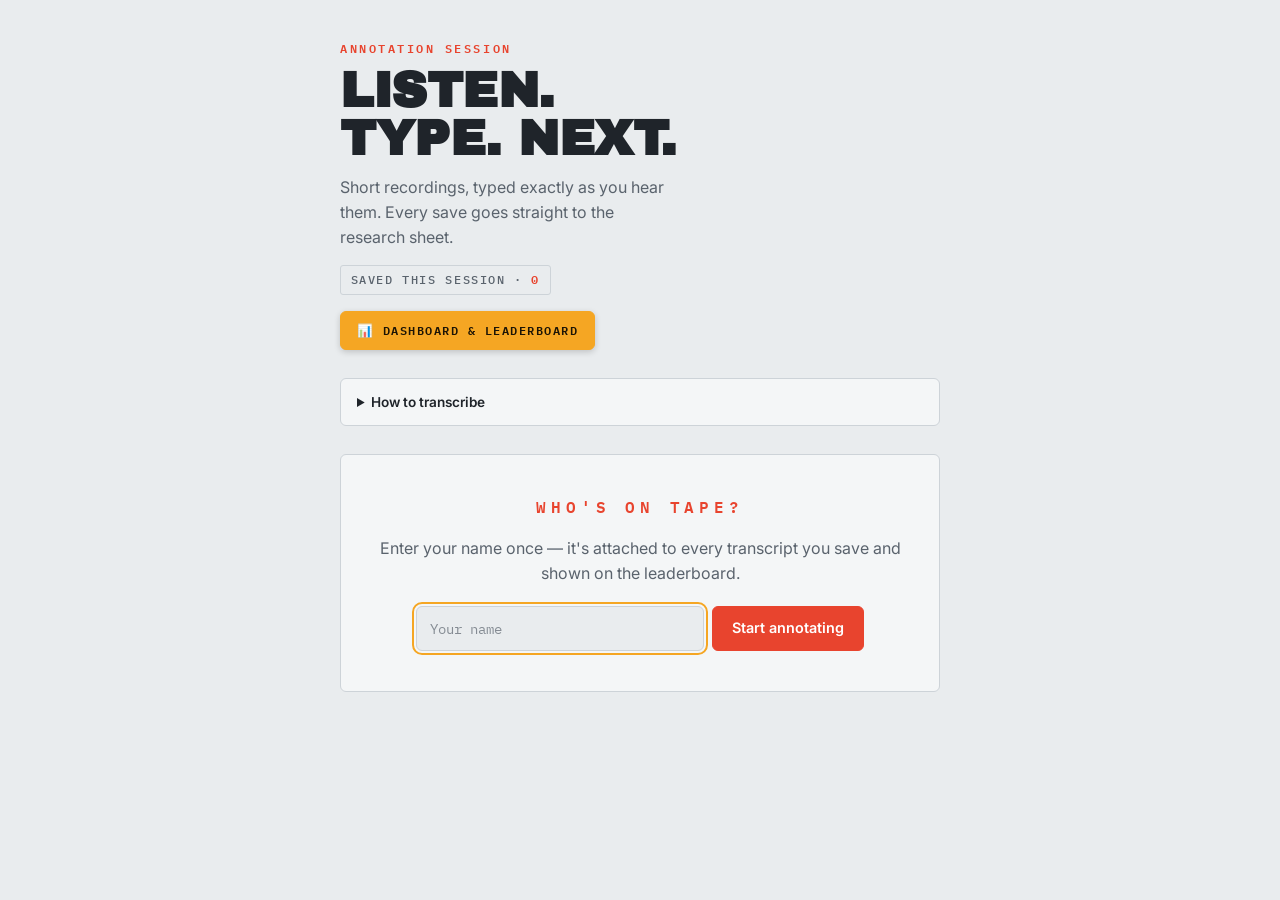
<file: index.html>
<!DOCTYPE html>
<html lang="en">
<head>
  <meta charset="UTF-8" />
  <meta name="viewport" content="width=device-width, initial-scale=1.0" />
  <meta name="description" content="Listen to short audio clips and transcribe them. Every save goes straight to the research sheet." />
  <meta name="theme-color" content="#262b31" />
  <title>Listen. Type. Next.</title>
  <link rel="icon" href="data:image/svg+xml,<svg xmlns=%22http://www.w3.org/2000/svg%22 viewBox=%220 0 100 100%22><text y=%22.9em%22 font-size=%2290%22>🎙️</text></svg>" />
  <link rel="preconnect" href="https://fonts.googleapis.com" />
  <link rel="preconnect" href="https://fonts.gstatic.com" crossorigin />
  <link
    href="https://fonts.googleapis.com/css2?family=Archivo+Black&family=IBM+Plex+Mono:wght@400;500;600&family=Inter:wght@400;500;600&display=swap"
    rel="stylesheet"
  />
  <link rel="stylesheet" href="style.css" />
</head>
<body>
  <main class="container">
    <header class="masthead">
      <p class="eyebrow">Annotation session</p>
      <h1>Listen.<br />Type. Next.</h1>
      <p class="lede">
        Short recordings, typed exactly as you hear them. Every save goes
        straight to the research sheet.
      </p>
      <p class="session-chip" aria-live="polite">
        SAVED THIS SESSION&nbsp;·&nbsp;<span id="session-count">0</span>
      </p>
      <p class="session-chip name-chip hidden" id="name-chip">
        ANNOTATOR&nbsp;·&nbsp;<span id="name-chip-value"></span>
        <button id="change-name-btn" class="chip-btn" type="button">change</button>
      </p>
      <p class="leaderboard-link"><a class="btn-leaderboard" href="dashboard.html">📊 Dashboard &amp; leaderboard</a></p>
    </header>

    <details class="fieldnotes">
      <summary>How to transcribe</summary>
      <ul>
        <li>Listen to the whole clip before saving. Replay as often as you need.</li>
        <li>Type exactly what you hear, in normal sentence case with punctuation.</li>
        <li>Numbers: write them the way they were spoken — “twenty five” if said as words, “2 5” if spelled out.</li>
        <li>Unclear word? Give your best guess in brackets: <code>[unclear]</code> or <code>[market?]</code>.</li>
        <li>Nothing intelligible at all? Use <em>Can't make it out</em> — that answer counts too.</li>
        <li>Shortcuts: <kbd>Ctrl</kbd>+<kbd>Space</kbd> play/pause · <kbd>Ctrl</kbd>+<kbd>&larr;</kbd> restart · <kbd>Ctrl</kbd>+<kbd>Enter</kbd> save.</li>
      </ul>
    </details>

    <section id="loading" class="status-card">
      <p>Loading the clip list…</p>
    </section>

    <section id="error" class="status-card hidden">
      <p id="error-message"></p>
      <button id="retry-btn" class="btn">Try again</button>
    </section>

    <section id="done" class="status-card hidden">
      <p class="done-mark">END OF TAPE</p>
      <p>You've transcribed every available clip. Thank you — your session is complete.</p>
      <p class="leaderboard-link"><a class="btn-leaderboard" href="dashboard.html">📊 See where you rank</a></p>
    </section>

    <section id="name-gate" class="status-card hidden">
      <p class="done-mark">WHO'S ON TAPE?</p>
      <p>Enter your name once — it's attached to every transcript you save and shown on the leaderboard.</p>
      <form id="name-form" class="name-form">
        <input id="name-input" type="text" maxlength="80" autocomplete="name" placeholder="Your name" aria-label="Your name" required />
        <button type="submit" class="btn btn-save">Start annotating</button>
      </form>
    </section>

    <section id="annotator" class="hidden">
      <div class="device" role="group" aria-label="Audio player">
        <p class="tape-label" id="clip-name"></p>

        <div class="lcd">
          <canvas id="waveform" height="96" aria-label="Waveform. Click to seek."></canvas>
          <div class="lcd-row">
            <span id="lcd-status" class="lcd-status">STANDBY</span>
            <span id="time" class="lcd-time">0:00 / 0:00</span>
          </div>
        </div>

        <div class="transport">
          <button id="play-btn" class="play-btn" title="Play / pause (Ctrl+Space)" aria-label="Play">
            <svg viewBox="0 0 24 24" width="22" height="22" aria-hidden="true">
              <path class="icon-play" d="M8 5v14l11-7z" fill="currentColor" />
              <g class="icon-pause" fill="currentColor">
                <rect x="6" y="5" width="4" height="14" />
                <rect x="14" y="5" width="4" height="14" />
              </g>
            </svg>
          </button>

          <div class="speed" id="speed" role="group" aria-label="Playback speed">
            <button data-speed="0.5">.5×</button>
            <button data-speed="0.75">.75×</button>
            <button data-speed="1" class="active">1×</button>
            <button data-speed="1.25">1.25×</button>
            <button data-speed="1.5">1.5×</button>
          </div>

          <button id="loop" class="loop-btn" aria-pressed="false" title="Repeat the clip until you save">LOOP</button>
        </div>
      </div>

      <label class="transcript-label" for="transcription">Transcript</label>
      <textarea
        id="transcription"
        rows="4"
        placeholder="Play the clip, then type what you hear…"
        autocomplete="off"
        spellcheck="true"
      ></textarea>

      <div class="actions">
        <button id="skip-btn" class="btn btn-quiet">Can't make it out — skip</button>
        <button id="submit-btn" class="btn btn-save" disabled>Save &amp; next clip</button>
      </div>
      <p id="hint" class="hint">Play the clip once, then type what you hear.</p>
    </section>

    <div id="toast" class="toast hidden" role="status"></div>
  </main>

  <script src="config.js"></script>
  <script src="app.js"></script>
</body>
</html>
</file>
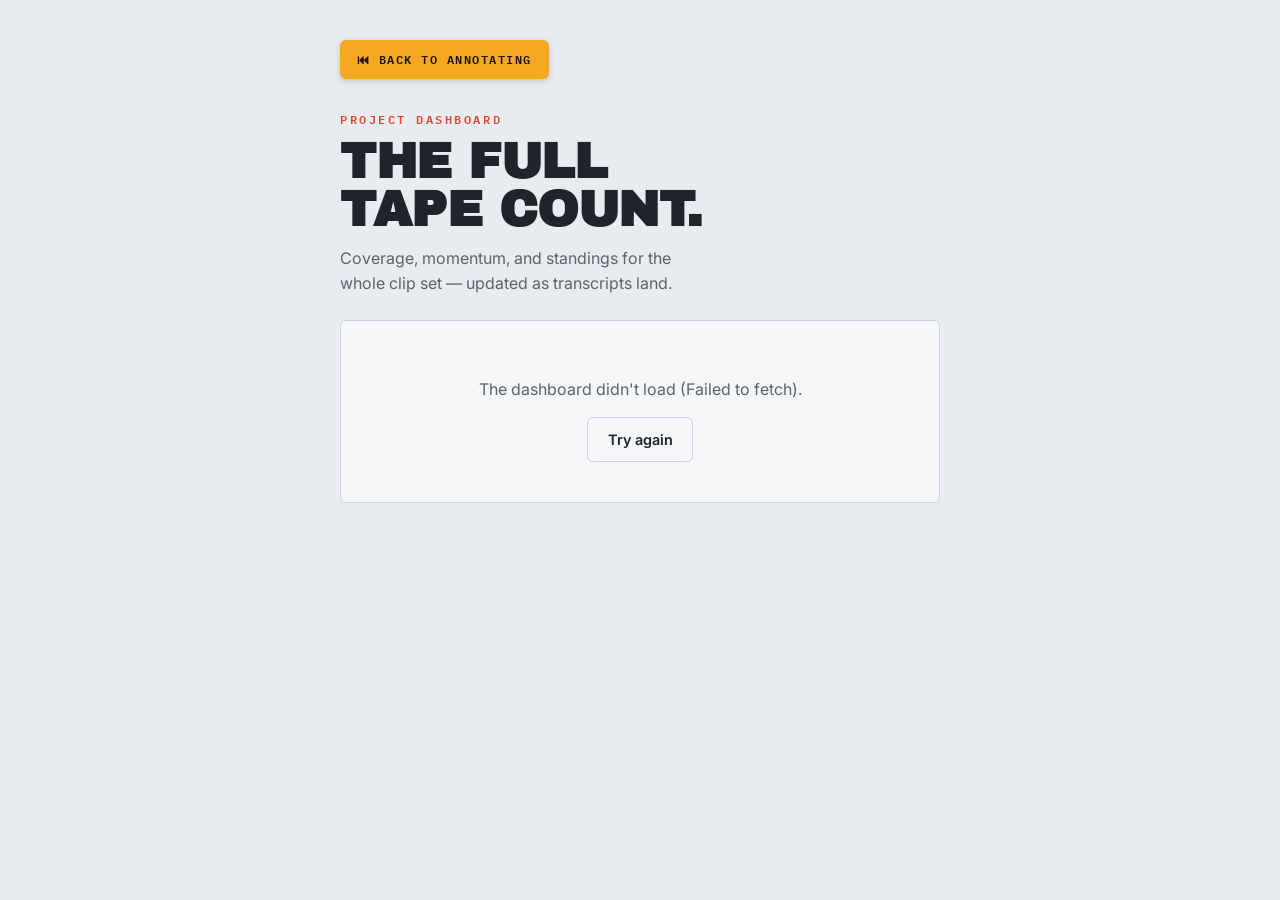
<file: dashboard.html>
<!DOCTYPE html>
<html lang="en">
<head>
  <meta charset="UTF-8" />
  <meta name="viewport" content="width=device-width, initial-scale=1.0" />
  <meta name="description" content="Live dashboard: how much of the clip set is transcribed, agreement quality, daily activity, and the annotator standings." />
  <meta name="theme-color" content="#262b31" />
  <title>Dashboard — Listen. Type. Next.</title>
  <link rel="icon" href="data:image/svg+xml,<svg xmlns=%22http://www.w3.org/2000/svg%22 viewBox=%220 0 100 100%22><text y=%22.9em%22 font-size=%2290%22>📊</text></svg>" />
  <link rel="preconnect" href="https://fonts.googleapis.com" />
  <link rel="preconnect" href="https://fonts.gstatic.com" crossorigin />
  <link rel="preconnect" href="https://script.google.com" />
  <link rel="preconnect" href="https://script.googleusercontent.com" />
  <link
    href="https://fonts.googleapis.com/css2?family=Archivo+Black&family=IBM+Plex+Mono:wght@400;500;600&family=Inter:wght@400;500;600&display=swap"
    rel="stylesheet"
  />
  <link rel="stylesheet" href="style.css" />
</head>
<body>
  <main class="container">
    <p class="leaderboard-link back-link"><a class="btn-leaderboard" href="index.html">⏮ Back to annotating</a></p>

    <header class="masthead">
      <p class="eyebrow">Project dashboard</p>
      <h1>The Full<br />Tape Count.</h1>
      <p class="lede">Coverage, momentum, and standings for the whole clip set — updated as transcripts land.</p>
      <p class="session-chip" id="dash-updated" aria-live="polite"></p>
    </header>

    <section id="dash-loading" class="status-card">
      <p>Counting the tapes…</p>
    </section>

    <section id="dash-error" class="status-card hidden">
      <p id="dash-error-message"></p>
      <button id="dash-retry-btn" class="btn">Try again</button>
    </section>

    <section id="dash-content" class="hidden">
      <h2 class="section-label">Tape progress</h2>
      <div class="device dash-device" role="group" aria-label="Overall progress">
        <div class="lcd dash-lcd">
          <div class="gauge" id="gauge-transcribed">
            <span class="gauge-label">TRANSCRIBED</span>
            <span class="gauge-track"><span class="gauge-fill"></span></span>
            <span class="gauge-value"></span>
          </div>
          <div class="gauge" id="gauge-confident">
            <span class="gauge-label">CONFIDENT</span>
            <span class="gauge-track"><span class="gauge-fill"></span></span>
            <span class="gauge-value"></span>
          </div>
          <p class="gauge-note">A clip is transcribed once someone typed what they heard (skips don’t count), and confident once two transcripts agree.</p>
        </div>
      </div>

      <div class="kpi-grid">
        <div class="kpi"><span class="kpi-label">Clips in set</span><span class="kpi-value" id="kpi-clips"></span></div>
        <div class="kpi"><span class="kpi-label">Transcriptions</span><span class="kpi-value" id="kpi-transcriptions"></span></div>
        <div class="kpi"><span class="kpi-label">Skips logged</span><span class="kpi-value" id="kpi-skips"></span></div>
        <div class="kpi"><span class="kpi-label">Annotators</span><span class="kpi-value" id="kpi-annotators"></span></div>
      </div>

      <h2 class="section-label" id="activity-title">Activity — submissions per day</h2>
      <div class="device dash-device">
        <div class="lcd">
          <div id="activity-chart" class="activity-chart"></div>
        </div>
      </div>
      <details class="fieldnotes chart-table">
        <summary>View activity as a table</summary>
        <table class="lb-table" id="activity-table">
          <thead><tr><th scope="col">Day</th><th scope="col">Submissions</th></tr></thead>
          <tbody id="activity-table-body"></tbody>
        </table>
      </details>

      <h2 class="section-label">Standings</h2>
      <div class="lb-controls">
        <input id="highlight-input" type="text" maxlength="80" placeholder="Your name — highlights your row" aria-label="Highlight my name" />
        <button id="refresh-btn" class="btn">Refresh</button>
      </div>
      <p id="lb-empty" class="status-card hidden">No transcripts saved yet — the first save starts the board.</p>
      <table class="lb-table" id="lb-table">
        <thead>
          <tr>
            <th scope="col">#</th>
            <th scope="col">Annotator</th>
            <th scope="col">Transcripts</th>
            <th scope="col">Confident</th>
          </tr>
        </thead>
        <tbody id="lb-body"></tbody>
      </table>
    </section>
  </main>

  <script src="config.js"></script>
  <script src="dashboard.js"></script>
</body>
</html>
</file>
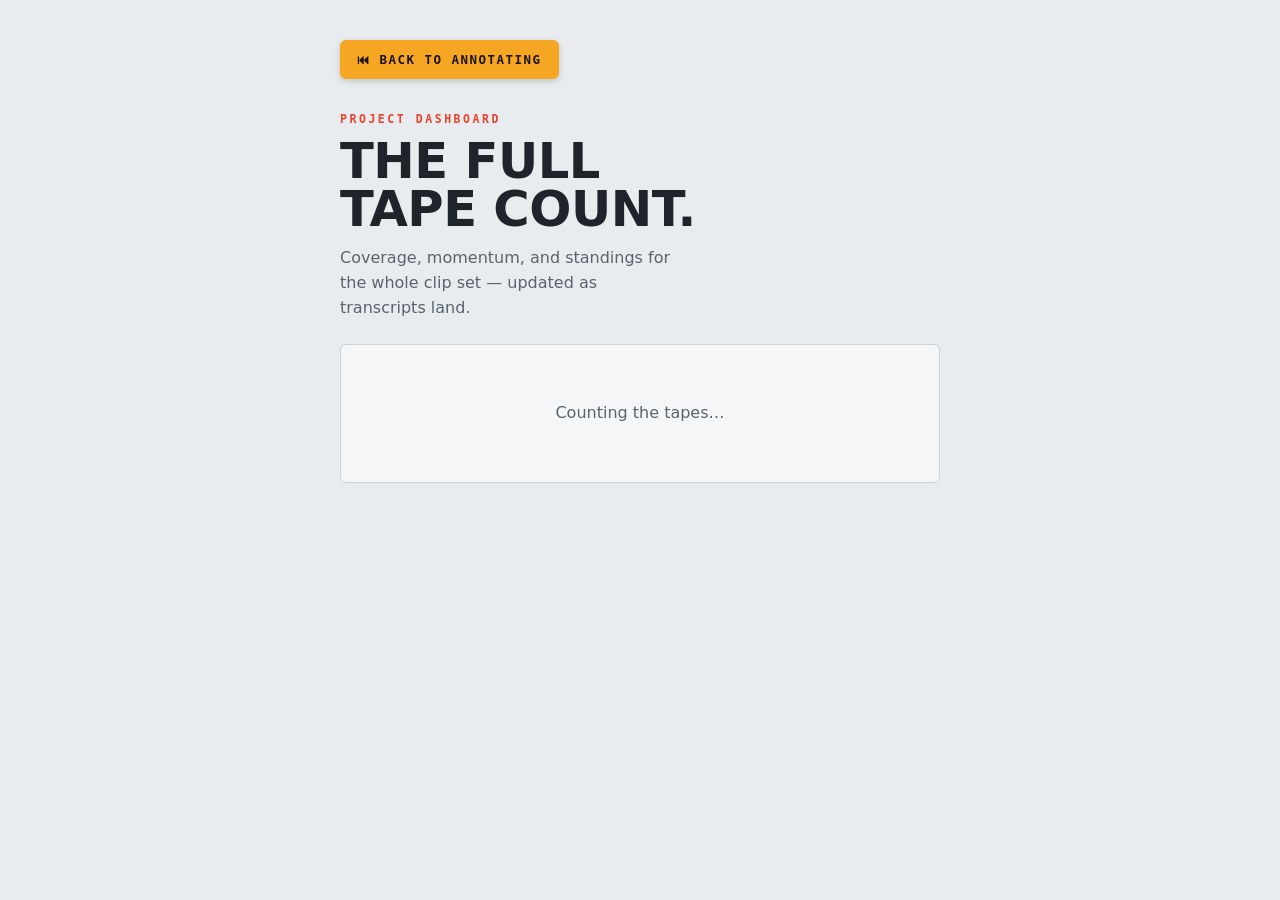
<file: leaderboard.html>
<!DOCTYPE html>
<html lang="en">
<head>
  <meta charset="UTF-8" />
  <!-- The leaderboard merged into the dashboard; this stub keeps old links working. -->
  <meta http-equiv="refresh" content="0; url=dashboard.html" />
  <title>Moved — Listen. Type. Next.</title>
</head>
<body>
  <p>The leaderboard is now part of the <a href="dashboard.html">dashboard</a>.</p>
</body>
</html>
</file>
<file: style.css>
/* ── Tokens ──────────────────────────────────────────────────────────────────
   Paper   #E9ECEE  cool workbench gray
   Ink     #1F242A  text
   Shell   #262B31  recorder body
   Screen  #14171B  LCD glass
   Amber   #F5A623  LCD signal / waveform
   Signal  #E8442E  save action
──────────────────────────────────────────────────────────────────────────── */

* { box-sizing: border-box; }

:root {
  --paper: #e9ecee;
  --ink: #1f242a;
  --ink-soft: #5a636d;
  --line: #cdd3d8;
  --card: #f4f6f7;
  --shell: #262b31;
  --shell-edge: #191d22;
  --screen: #14171b;
  --amber: #f5a623;
  --amber-dim: #4a4336;
  --signal: #e8442e;
  --signal-dark: #c93520;
  --mono: "IBM Plex Mono", ui-monospace, monospace;
  --body: "Inter", system-ui, sans-serif;
  --display: "Archivo Black", var(--body);
}

@media (prefers-color-scheme: dark) {
  :root {
    --paper: #15181b;
    --ink: #e6e9ec;
    --ink-soft: #98a1aa;
    --line: #2c3238;
    --card: #1c2024;
  }
}

body {
  margin: 0;
  font-family: var(--body);
  background: var(--paper);
  color: var(--ink);
  line-height: 1.55;
}

.container {
  max-width: 640px;
  margin: 0 auto;
  padding: 2.5rem 1.25rem 5rem;
}

.hidden { display: none !important; }

/* ── Masthead ─────────────────────────────────────────────────────────── */

.eyebrow {
  font-family: var(--mono);
  font-size: 0.72rem;
  font-weight: 600;
  letter-spacing: 0.22em;
  text-transform: uppercase;
  color: var(--signal);
  margin: 0 0 0.5rem;
}

h1 {
  font-family: var(--display);
  font-size: clamp(2.1rem, 7vw, 3.1rem);
  line-height: 0.98;
  letter-spacing: -0.01em;
  text-transform: uppercase;
  margin: 0 0 0.75rem;
}

.lede {
  color: var(--ink-soft);
  max-width: 34ch;
  margin: 0 0 1rem;
}

.session-chip {
  display: inline-block;
  font-family: var(--mono);
  font-size: 0.72rem;
  font-weight: 500;
  letter-spacing: 0.14em;
  color: var(--ink-soft);
  border: 1px solid var(--line);
  border-radius: 3px;
  padding: 0.3rem 0.6rem;
  margin: 0;
}
.session-chip #session-count { color: var(--signal); font-weight: 600; }

/* ── Field notes (instructions) ───────────────────────────────────────── */

.fieldnotes {
  border: 1px solid var(--line);
  border-radius: 6px;
  background: var(--card);
  padding: 0.8rem 1rem;
  margin: 1.75rem 0;
  font-size: 0.9rem;
}
.fieldnotes summary {
  cursor: pointer;
  font-weight: 600;
  font-size: 0.85rem;
}
.fieldnotes ul { margin: 0.6rem 0 0.2rem; padding-left: 1.2rem; }
.fieldnotes li { margin: 0.3rem 0; }
.fieldnotes code {
  font-family: var(--mono);
  font-size: 0.85em;
  background: var(--paper);
  padding: 0 0.25em;
  border-radius: 3px;
}
kbd {
  font-family: var(--mono);
  font-size: 0.8em;
  border: 1px solid var(--line);
  border-bottom-width: 2px;
  border-radius: 4px;
  padding: 0 0.35em;
  background: var(--paper);
}

/* ── Status cards ─────────────────────────────────────────────────────── */

.status-card {
  border: 1px solid var(--line);
  border-radius: 6px;
  background: var(--card);
  text-align: center;
  color: var(--ink-soft);
  padding: 2.5rem 1.5rem;
  margin-top: 1.5rem;
}
.done-mark {
  font-family: var(--mono);
  font-weight: 600;
  letter-spacing: 0.3em;
  color: var(--signal);
  margin: 0 0 0.75rem;
}

/* ── The recorder ─────────────────────────────────────────────────────── */

.device {
  background: linear-gradient(180deg, var(--shell), var(--shell-edge));
  border-radius: 12px;
  padding: 1rem 1rem 1.1rem;
  box-shadow:
    0 1px 0 rgba(255, 255, 255, 0.08) inset,
    0 12px 28px -14px rgba(15, 18, 22, 0.55);
}

.tape-label {
  font-family: var(--mono);
  font-size: 0.72rem;
  font-weight: 500;
  letter-spacing: 0.12em;
  text-transform: uppercase;
  color: #b9c1c9;
  background: repeating-linear-gradient(
    -45deg,
    rgba(255, 255, 255, 0.05) 0 6px,
    transparent 6px 12px
  );
  border: 1px solid rgba(255, 255, 255, 0.12);
  border-radius: 4px;
  padding: 0.35rem 0.6rem;
  margin: 0 0 0.75rem;
  overflow-wrap: anywhere;
}

.lcd {
  background: var(--screen);
  border-radius: 8px;
  border: 1px solid rgba(255, 255, 255, 0.07);
  box-shadow: 0 2px 10px rgba(0, 0, 0, 0.5) inset;
  padding: 0.6rem 0.7rem 0.5rem;
}

#waveform {
  display: block;
  width: 100%;
  height: 96px;
  cursor: crosshair;
  touch-action: none;
}

.lcd-row {
  display: flex;
  justify-content: space-between;
  align-items: baseline;
  margin-top: 0.35rem;
  font-family: var(--mono);
  font-size: 0.72rem;
  letter-spacing: 0.12em;
}
.lcd-status { color: var(--amber-dim); font-weight: 600; }
.lcd-status.on { color: var(--amber); }
.lcd-status.on::before {
  content: "● ";
  animation: blink 1.1s steps(2, start) infinite;
}
.lcd-time { color: var(--amber); font-variant-numeric: tabular-nums; }

@keyframes blink { to { visibility: hidden; } }

.transport {
  display: flex;
  align-items: center;
  gap: 0.75rem;
  margin-top: 0.9rem;
  flex-wrap: wrap;
}

.play-btn {
  width: 3.1rem;
  height: 3.1rem;
  border-radius: 50%;
  border: 1px solid rgba(255, 255, 255, 0.16);
  background: linear-gradient(180deg, #343b43, #23282e);
  color: var(--amber);
  cursor: pointer;
  display: flex;
  align-items: center;
  justify-content: center;
  flex-shrink: 0;
  box-shadow: 0 2px 6px rgba(0, 0, 0, 0.4);
}
.play-btn:active { transform: translateY(1px); }
.play-btn .icon-pause { display: none; }
.play-btn.playing .icon-pause { display: block; }
.play-btn.playing .icon-play { display: none; }

.speed {
  display: flex;
  border: 1px solid rgba(255, 255, 255, 0.14);
  border-radius: 6px;
  overflow: hidden;
}
.speed button {
  font-family: var(--mono);
  font-size: 0.7rem;
  font-weight: 500;
  color: #aeb6be;
  background: transparent;
  border: none;
  border-right: 1px solid rgba(255, 255, 255, 0.1);
  padding: 0.45rem 0.55rem;
  cursor: pointer;
}
.speed button:last-child { border-right: none; }
.speed button.active { background: var(--amber); color: #1c1405; font-weight: 600; }

.loop-btn {
  font-family: var(--mono);
  font-size: 0.7rem;
  font-weight: 600;
  letter-spacing: 0.14em;
  color: #aeb6be;
  background: transparent;
  border: 1px solid rgba(255, 255, 255, 0.14);
  border-radius: 6px;
  padding: 0.45rem 0.7rem;
  cursor: pointer;
  margin-left: auto;
}
.loop-btn[aria-pressed="true"] { background: var(--amber); color: #1c1405; }

/* ── Transcript ───────────────────────────────────────────────────────── */

.transcript-label {
  display: block;
  font-family: var(--mono);
  font-size: 0.72rem;
  font-weight: 600;
  letter-spacing: 0.22em;
  text-transform: uppercase;
  color: var(--ink-soft);
  margin: 1.5rem 0 0.4rem;
}

textarea {
  width: 100%;
  min-height: 7rem;
  resize: vertical;
  font-family: var(--mono);
  font-size: 0.95rem;
  line-height: 1.7;
  color: var(--ink);
  background: var(--card);
  border: 1px solid var(--line);
  border-radius: 6px;
  padding: 0.85rem 1rem;
}
textarea::placeholder { color: var(--ink-soft); opacity: 0.7; }

/* ── Actions ──────────────────────────────────────────────────────────── */

.actions {
  display: flex;
  justify-content: space-between;
  align-items: center;
  gap: 0.75rem;
  margin-top: 1rem;
  flex-wrap: wrap;
}

.btn {
  font: inherit;
  font-weight: 600;
  font-size: 0.9rem;
  border-radius: 6px;
  padding: 0.65rem 1.2rem;
  cursor: pointer;
  border: 1px solid var(--line);
  background: var(--card);
  color: var(--ink);
}
.btn:disabled { opacity: 0.45; cursor: not-allowed; }

.btn-save {
  background: var(--signal);
  border-color: var(--signal);
  color: #fff;
}
.btn-save:hover:not(:disabled) { background: var(--signal-dark); }

.btn-quiet { color: var(--ink-soft); }
.btn-quiet:hover:not(:disabled) { border-color: var(--ink-soft); }

.hint {
  font-size: 0.8rem;
  color: var(--ink-soft);
  margin: 0.6rem 0 0;
}

/* ── Toast ────────────────────────────────────────────────────────────── */

.toast {
  position: fixed;
  bottom: 1.5rem;
  left: 50%;
  transform: translateX(-50%);
  font-family: var(--mono);
  font-size: 0.8rem;
  letter-spacing: 0.06em;
  background: var(--ink);
  color: var(--paper);
  padding: 0.6rem 1.2rem;
  border-radius: 999px;
  box-shadow: 0 6px 18px rgba(0, 0, 0, 0.3);
  z-index: 10;
}
.toast.error { background: var(--signal); color: #fff; }

/* ── Quality floor ────────────────────────────────────────────────────── */

:focus-visible {
  outline: 2px solid var(--amber);
  outline-offset: 2px;
}
textarea:focus-visible { outline-color: var(--signal); }

@media (prefers-reduced-motion: reduce) {
  .lcd-status.on::before { animation: none; }
  .play-btn:active { transform: none; }
}

@media (max-width: 480px) {
  .container { padding-top: 1.75rem; }
  .loop-btn { margin-left: 0; }
  .actions { flex-direction: column-reverse; align-items: stretch; }
  .btn { width: 100%; }
  .name-form { flex-direction: column; align-items: stretch; }
  .lb-controls { flex-direction: column; align-items: stretch; }
}

/* ── Annotator name ───────────────────────────────────────────────────── */

.name-chip { margin-left: 0.5rem; }

.chip-btn {
  font-family: var(--mono);
  font-size: 0.68rem;
  letter-spacing: 0.08em;
  color: var(--signal);
  background: transparent;
  border: none;
  padding: 0 0 0 0.4rem;
  cursor: pointer;
}
.chip-btn:hover { text-decoration: underline; }

.name-form {
  display: flex;
  gap: 0.5rem;
  justify-content: center;
  margin-top: 1.25rem;
}
.name-form input {
  flex: 1;
  max-width: 18rem;
  font-family: var(--mono);
  font-size: 0.9rem;
  color: var(--ink);
  background: var(--paper);
  border: 1px solid var(--line);
  border-radius: 6px;
  padding: 0.6rem 0.8rem;
}
.name-form input::placeholder { color: var(--ink-soft); opacity: 0.7; }

.leaderboard-link { margin: 1rem 0 0; }
.leaderboard-link a {
  font-family: var(--mono);
  font-size: 0.75rem;
  letter-spacing: 0.08em;
  color: var(--ink-soft);
  text-decoration: none;
}
.leaderboard-link a:hover { color: var(--signal); text-decoration: underline; }

.leaderboard-link a.btn-leaderboard {
  display: inline-block;
  font-size: 0.78rem;
  font-weight: 600;
  letter-spacing: 0.12em;
  text-transform: uppercase;
  color: #1c1405;
  background: var(--amber);
  border: 1px solid var(--amber);
  border-radius: 6px;
  padding: 0.55rem 1rem;
  box-shadow: 0 2px 6px rgba(0, 0, 0, 0.18);
}
.leaderboard-link a.btn-leaderboard:hover {
  background: #ffb63f;
  color: #1c1405;
  text-decoration: none;
  transform: translateY(-1px);
}
@media (prefers-reduced-motion: reduce) {
  .leaderboard-link a.btn-leaderboard:hover { transform: none; }
}

/* ── Leaderboard ──────────────────────────────────────────────────────── */

.lb-controls {
  display: flex;
  gap: 0.75rem;
  margin: 1.5rem 0 1rem;
}
.lb-controls input {
  flex: 1;
  font-family: var(--mono);
  font-size: 0.85rem;
  color: var(--ink);
  background: var(--card);
  border: 1px solid var(--line);
  border-radius: 6px;
  padding: 0.6rem 0.8rem;
}
.lb-controls input::placeholder { color: var(--ink-soft); opacity: 0.7; }

.lb-table {
  width: 100%;
  border-collapse: collapse;
  background: var(--card);
  border: 1px solid var(--line);
  border-radius: 6px;
}
.lb-table th {
  font-family: var(--mono);
  font-size: 0.7rem;
  font-weight: 600;
  letter-spacing: 0.18em;
  text-transform: uppercase;
  color: var(--ink-soft);
  text-align: left;
}
.lb-table th,
.lb-table td {
  padding: 0.55rem 0.8rem;
  border-bottom: 1px solid var(--line);
}
.lb-table td:first-child,
.lb-table th:first-child {
  font-family: var(--mono);
  color: var(--ink-soft);
  width: 2.5rem;
}
.lb-table td:nth-child(n + 3),
.lb-table th:nth-child(n + 3) {
  text-align: right;
  font-variant-numeric: tabular-nums;
}
.lb-table tr:last-child td { border-bottom: none; }

tr.me {
  outline: 2px solid var(--amber);
  background: rgba(245, 166, 35, 0.12);
}

/* ── Dashboard ────────────────────────────────────────────────────────── */

.back-link { margin: 0 0 2rem; }

.session-chip:empty { display: none; }

.section-label {
  font-family: var(--mono);
  font-size: 0.72rem;
  font-weight: 600;
  letter-spacing: 0.22em;
  text-transform: uppercase;
  color: var(--ink-soft);
  margin: 2rem 0 0.6rem;
}

.dash-device { padding: 1rem; }
.dash-lcd { display: grid; gap: 0.7rem; padding: 0.9rem 1rem; }

/* Tape gauges: amber fill on a dim step of the same ramp, like the waveform */
.gauge {
  display: grid;
  grid-template-columns: 7.5rem 1fr auto;
  gap: 0.7rem;
  align-items: center;
  font-family: var(--mono);
  font-size: 0.72rem;
  letter-spacing: 0.1em;
}
.gauge-label { color: #aeb6be; font-weight: 600; }
.gauge-track {
  display: block;
  height: 10px;
  background: var(--amber-dim);
  border-radius: 2px;
  overflow: hidden;
}
.gauge-fill {
  display: block;
  height: 100%;
  width: 0;
  background: var(--amber);
  border-radius: 2px 0 0 2px;
}
.gauge-value {
  color: var(--amber);
  font-variant-numeric: tabular-nums;
  white-space: nowrap;
}
.gauge-note {
  font-family: var(--mono);
  font-size: 0.66rem;
  letter-spacing: 0.06em;
  color: #7c858e;
  margin: 0.1rem 0 0;
}

.kpi-grid {
  display: grid;
  grid-template-columns: repeat(auto-fit, minmax(7.5rem, 1fr));
  gap: 0.75rem;
  margin-top: 0.75rem;
}
.kpi {
  border: 1px solid var(--line);
  border-radius: 6px;
  background: var(--card);
  padding: 0.7rem 0.9rem;
  display: flex;
  flex-direction: column;
  gap: 0.15rem;
}
.kpi-label {
  font-family: var(--mono);
  font-size: 0.66rem;
  font-weight: 600;
  letter-spacing: 0.14em;
  text-transform: uppercase;
  color: var(--ink-soft);
}
.kpi-value { font-size: 1.55rem; font-weight: 600; line-height: 1.2; }

.activity-chart { position: relative; }
.activity-chart svg { display: block; width: 100%; height: auto; }
.chart-empty {
  font-family: var(--mono);
  font-size: 0.75rem;
  letter-spacing: 0.14em;
  color: var(--amber-dim);
  text-align: center;
  margin: 3rem 0;
}
.chart-tooltip {
  position: absolute;
  transform: translate(-50%, -100%);
  pointer-events: none;
  white-space: nowrap;
  font-family: var(--mono);
  font-size: 0.72rem;
  letter-spacing: 0.04em;
  color: #e6e9ec;
  background: #262b31;
  border: 1px solid rgba(255, 255, 255, 0.14);
  border-radius: 4px;
  padding: 0.25rem 0.55rem;
  box-shadow: 0 4px 12px rgba(0, 0, 0, 0.4);
  z-index: 5;
}

.chart-table { margin: 0.75rem 0 0; }
.chart-table .lb-table { margin-top: 0.6rem; }

@media (max-width: 480px) {
  .gauge { grid-template-columns: 5.5rem 1fr; }
  .gauge-value { grid-column: 2; justify-self: end; }
}
</file>
